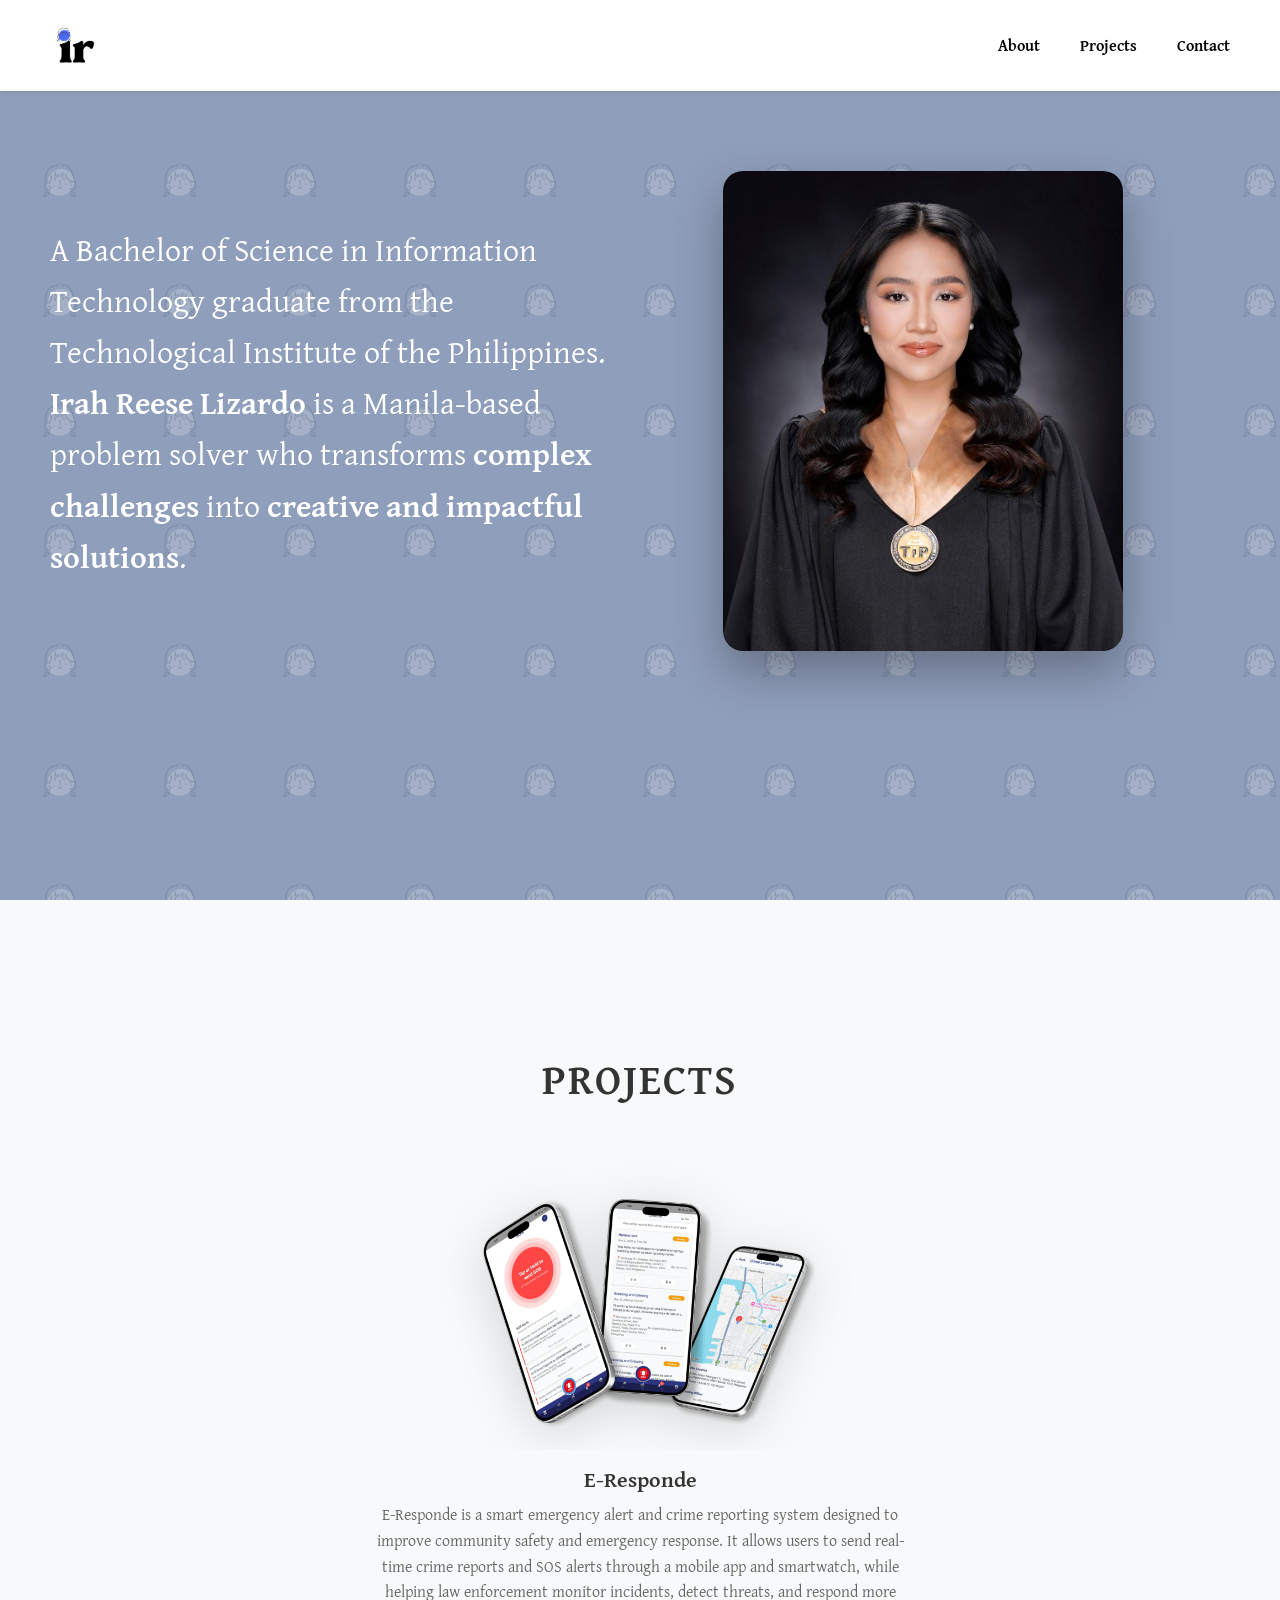
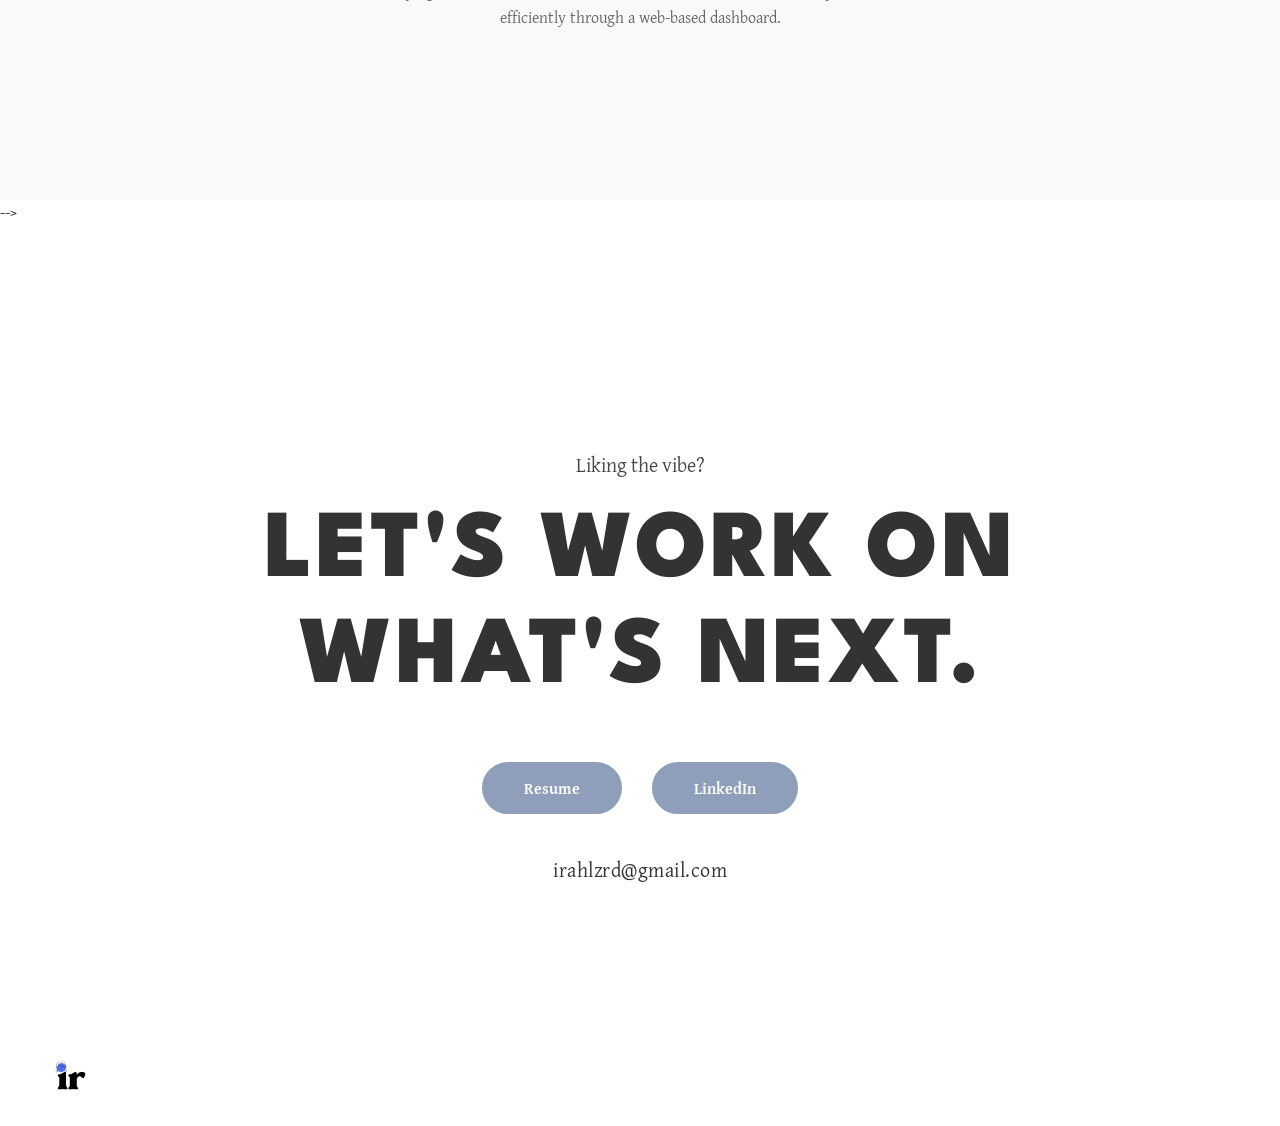
<file: index.html>
<!DOCTYPE html>
<html lang="en">
<head>
    <meta charset="UTF-8">
    <meta name="viewport" content="width=device-width, initial-scale=1.0">
    <title>Irah Reese Lizardo - E-Portfolio</title>
    <!-- Bootstrap CSS -->
    <link href="https://cdnjs.cloudflare.com/ajax/libs/bootstrap/5.3.0/css/bootstrap.min.css" rel="stylesheet">
    <!-- Gentium Plus Font -->
    <link href="https://fonts.googleapis.com/css2?family=Gentium+Plus:wght@400;700&display=swap" rel="stylesheet">
    <!-- League Spartan Font -->
    <link href="https://fonts.googleapis.com/css2?family=League+Spartan:wght@400;700;900&display=swap" rel="stylesheet">
    <link rel="stylesheet" href="styles.css">
</head>
<body>
    <!-- SECTION 1: HERO SECTION -->
    <section class="hero">
        <header class="header">
            <div class="logo"><img src="images/logo.png" alt="Logo"></div>
            <nav class="nav">
                <a href="#about">About</a>
                <a href="#projects">Projects</a>
                <a href="#contact">Contact</a>
            </nav>
        </header>

        <div class="hero-container">
            <div class="row w-100 align-items-center g-4">
                <div class="col-12 col-lg-6 hero-image d-flex justify-content-center order-1 order-lg-2">
                    <img src="images/TOGA.jpg" alt="Irah Reese Lizardo">
                </div>
                <div class="col-12 col-lg-6 hero-content order-2 order-lg-1">
                    <p class="hero-text">
                        A Bachelor of Science in Information Technology graduate from the Technological Institute of the Philippines. 
                        <strong>Irah Reese Lizardo</strong> is a Manila-based problem solver who transforms 
                        <strong>complex challenges</strong> into <strong>creative and impactful solutions</strong>.
                    </p>
                </div>
            </div>
        </div>
    </section>

    <!-- SECTION 2: PROJECTS SECTION -->
    <section class="projects" id="projects">
        <div class="container-fluid px-4 px-md-5">
            <h2 class="section-title mb-5">PROJECTS</h2>
            <div class="row justify-content-center g-4">
                <div class="col-12 col-lg-6 d-flex justify-content-center">
                    <a href="project1-detail.html" style="text-decoration: none; color: inherit; width: 100%;">
                        <div class="project-card">
                            <div class="project-mockup">
                                <div class="mockup-placeholder">
                                    <img src="images/Project1.png" alt="Project 1">
                                </div>
                            </div>
                            <h3>E-Responde</h3>
                            <p>E-Responde is a smart emergency alert and crime reporting system designed to improve community safety and emergency response. It allows users to send real-time crime reports and SOS alerts through a mobile app and smartwatch, while helping law enforcement monitor incidents, detect threats, and respond more efficiently through a web-based dashboard.</p>
                        </div>
                    </a>
                </div>

                <!-- 
                <div class="col-12 col-lg-6 d-flex justify-content-center">
                    <div class="project-card" style="width: 100%;">
                        <div class="project-mockup">
                            <div class="mockup-placeholder">
                                <img src="images/Project1.png" alt="Project 1">
                            </div>
                        </div>
                        <h3>PROJECT TITLE</h3>
                        <p>Project Brief Description</p>
                    </div>
                </div>
                -->
            </div>
        </div>
    </section>-->

    <!-- SECTION 3: CALL-TO-ACTION SECTION -->
    <section class="cta">
        <div class="cta-content">
            <p class="cta-question">Liking the vibe?</p>
            <h2 class="cta-title">LET'S WORK ON<br>WHAT'S NEXT.</h2>
            <div class="cta-buttons">
                <a href="Irah Reese Lizardo CV.pdf" class="btn btn-primary" download>Resume</a>
                <a href="https://www.linkedin.com/in/irah-reese-lizardo-a50145398" class="btn btn-primary" target="_blank">LinkedIn</a>
            </div>
            <p class="cta-email"><a href="mailto:irahlzrd@gmail.com" style="text-decoration: none; color: inherit;">irahlzrd@gmail.com</a></p>
        </div>
        <footer class="footer">
            <div class="footer-logo"><img src="images/logo.png" alt="Logo"></div>
        </footer>
    </section>

    <!-- Bootstrap JS -->
    <script src="https://cdnjs.cloudflare.com/ajax/libs/bootstrap/5.3.0/js/bootstrap.bundle.min.js"></script>

    <script>
        let lastScrollY = window.scrollY;

        window.addEventListener('scroll', () => {
            if (window.scrollY > lastScrollY && window.scrollY > 80) {
                document.querySelector('.header').classList.add('hidden');
            } else {
                document.querySelector('.header').classList.remove('hidden');
            }
            lastScrollY = window.scrollY;
        });
    </script>
</body>
</html>
</file>
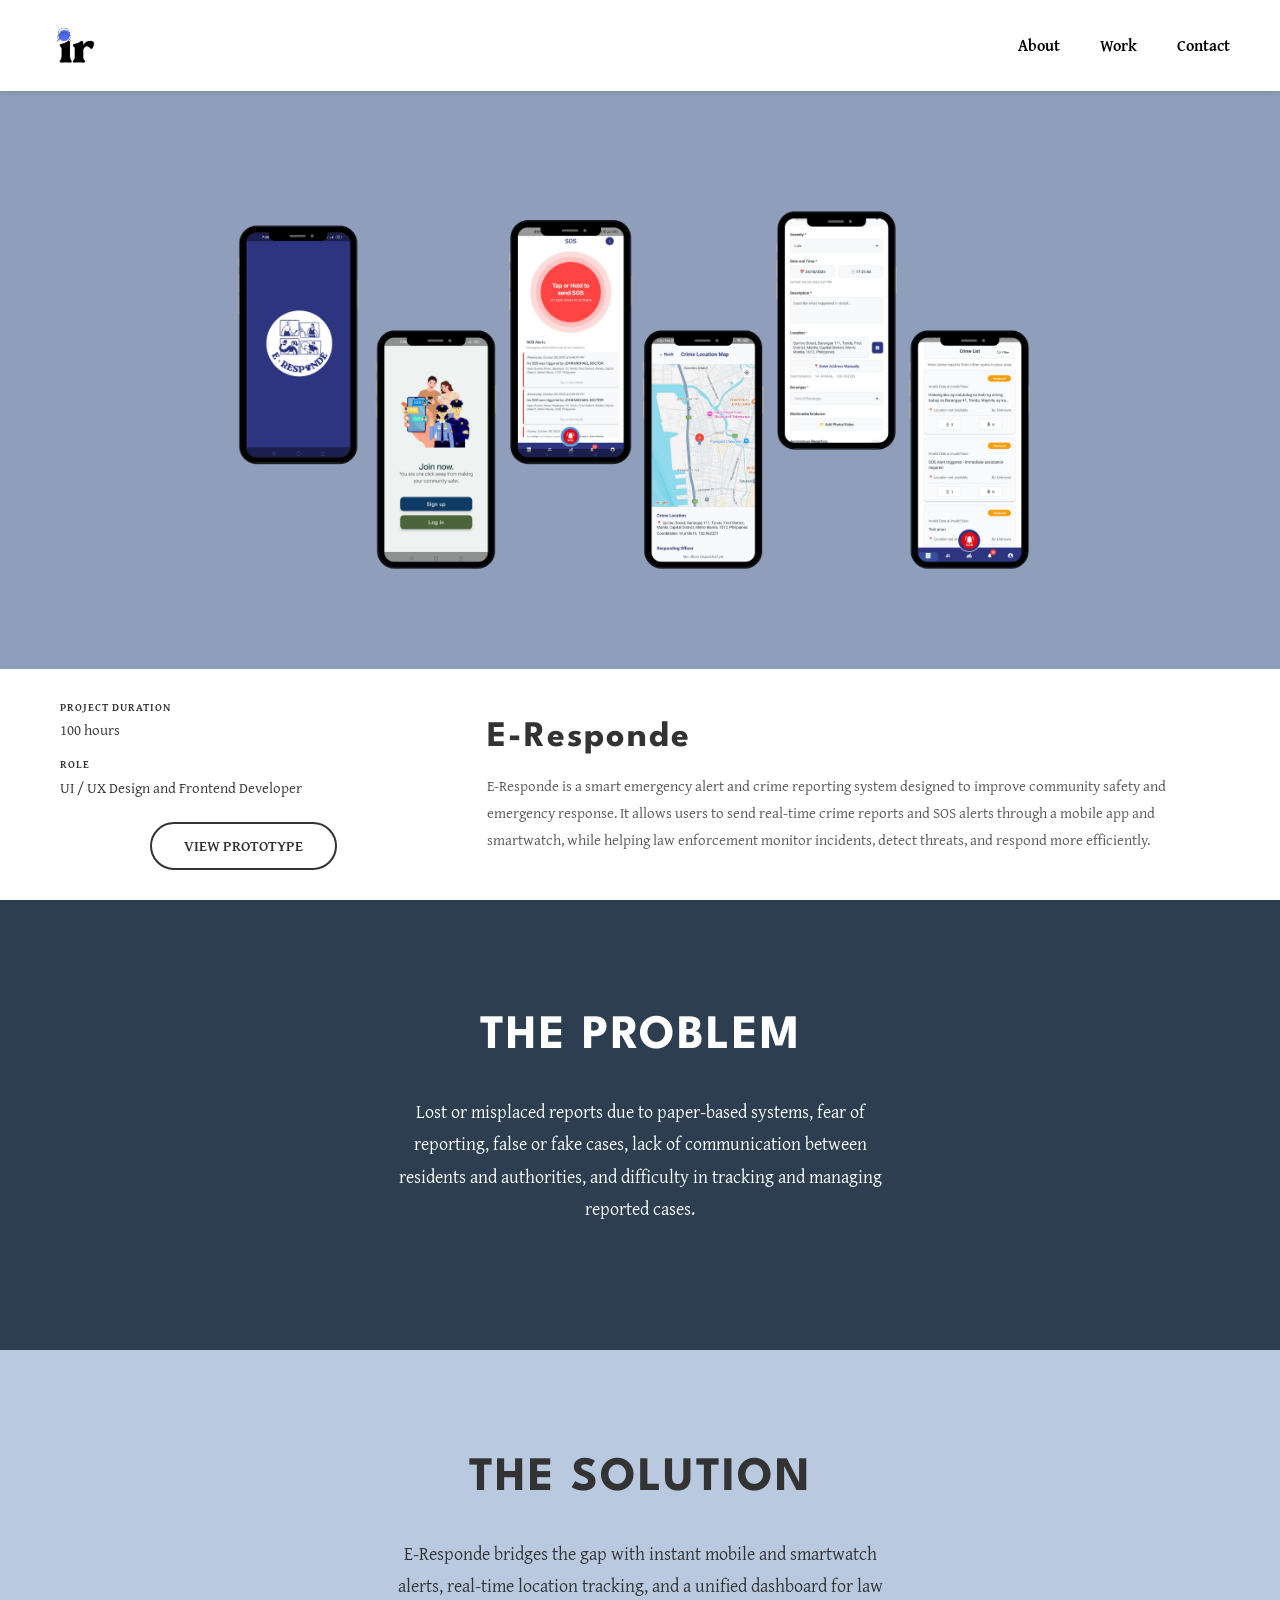
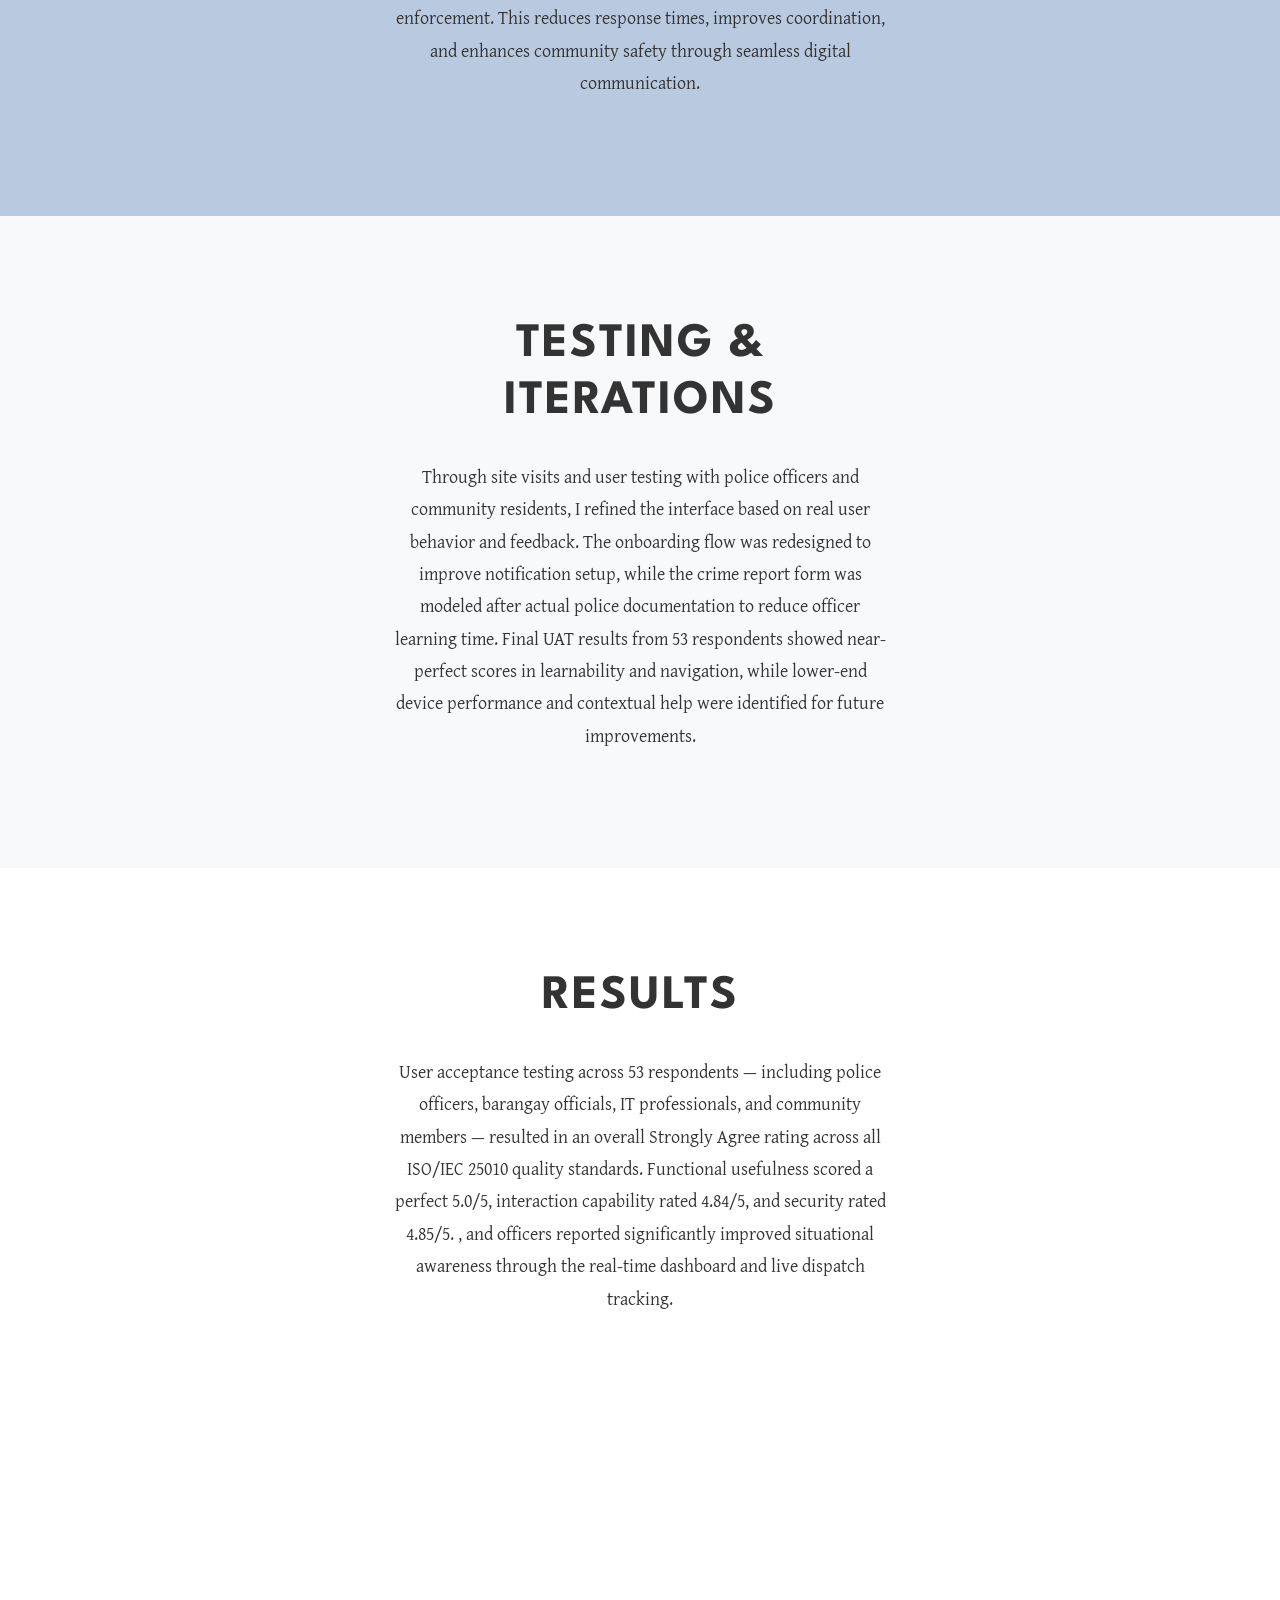
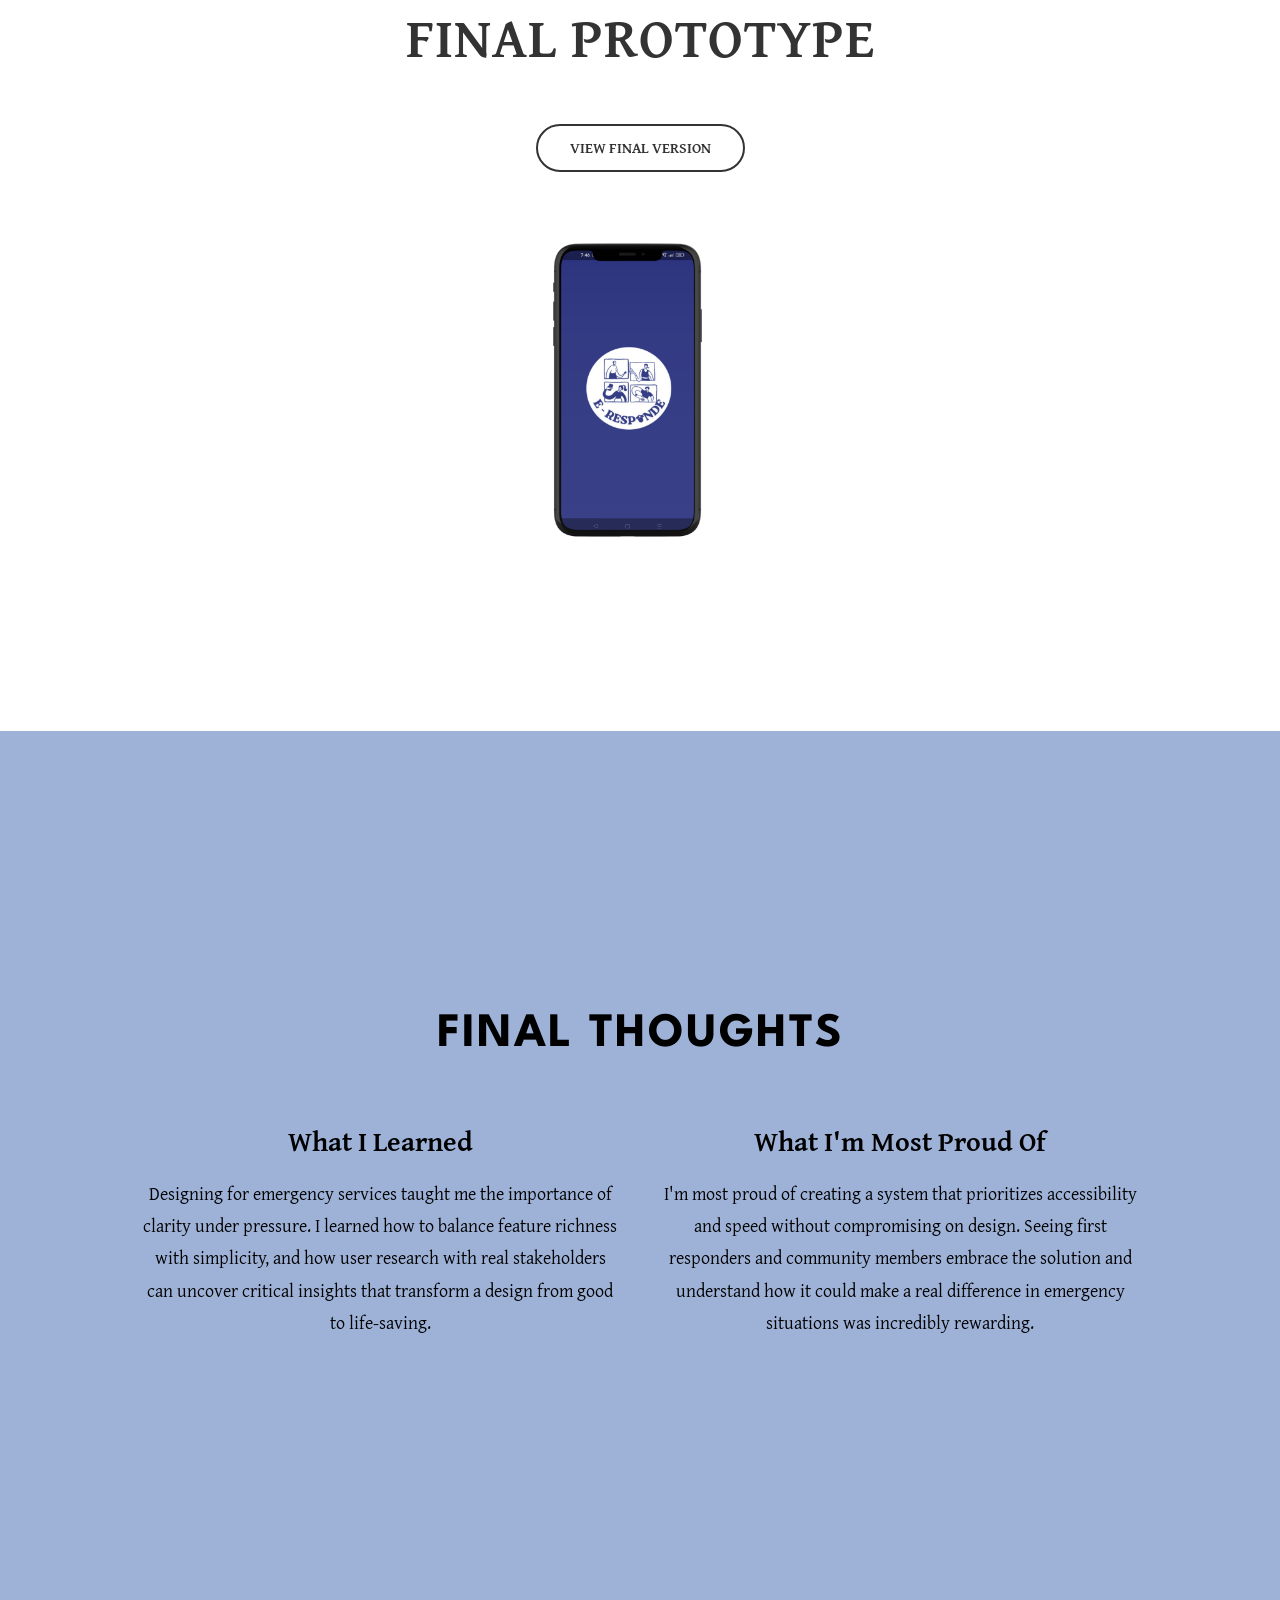
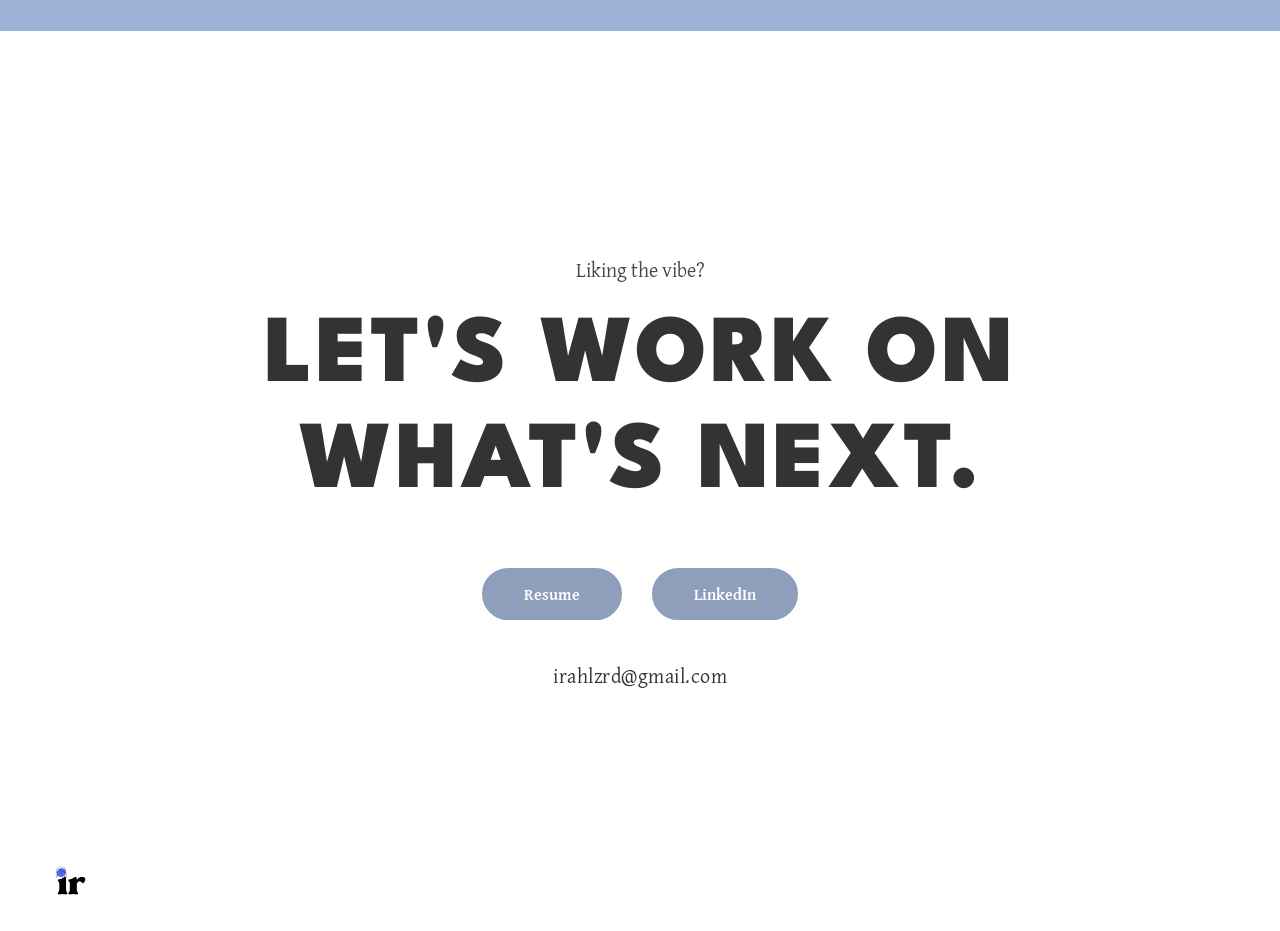
<file: project1-detail.html>
<!DOCTYPE html>
<html lang="en">
<head>
    <meta charset="UTF-8">
    <meta name="viewport" content="width=device-width, initial-scale=1.0">
    <title>E-Responde - Irah Reese Lizardo</title>
    <link href="https://cdnjs.cloudflare.com/ajax/libs/bootstrap/5.3.0/css/bootstrap.min.css" rel="stylesheet">
    <link href="https://fonts.googleapis.com/css2?family=Gentium+Plus:wght@400;700&display=swap" rel="stylesheet">
    <link href="https://fonts.googleapis.com/css2?family=League+Spartan:wght@400;700;900&display=swap" rel="stylesheet">
    <link rel="stylesheet" href="styles.css">
    <style>
        body {
            margin: 0;
            padding: 0;
        }

        /* SECTION 1 */
        .project-detail-hero {
            background: #8F9EBB;
            height: 100vh;
            display: flex;
            flex-direction: column;
            overflow: hidden;
        }

        .project-detail-hero .header {
            flex-shrink: 0;
        }

        .project-mockup-top {
            flex: 1;
            display: flex;
            align-items: center;
            justify-content: center;
            padding: 20px 50px 0;
            overflow: hidden;
        }

        .project-mockup-top img {
            max-height: 52vh;
            width: 100%;
            object-fit: contain;
        }

        .project-detail-info {
            background: white;
            display: grid;
            grid-template-columns: 1fr 2fr;
            gap: 60px;
            padding: 30px 60px;
            flex-shrink: 0;
        }

        .project-meta-section {
            display: flex;
            flex-direction: column;
            justify-content: center;
            gap: 16px;
        }

        .project-meta {
            display: flex;
            flex-direction: column;
            gap: 14px;
        }

        .meta-label {
            font-size: 11px;
            text-transform: uppercase;
            letter-spacing: 1px;
            font-weight: 600;
            color: #333;
            margin-bottom: 2px;
        }

        .meta-value {
            font-size: 15px;
            font-weight: 400;
            color: #333;
        }

        .view-prototype-btn {
            display: inline-block;
            padding: 10px 32px;
            background: transparent;
            color: #333;
            text-decoration: none;
            border-radius: 50px;
            font-weight: 600;
            font-size: 15px;
            transition: all 0.3s ease;
            border: 2px solid #333;
            cursor: pointer;
            align-self: center;
            margin-top: 6px;
        }

        .view-prototype-btn:hover {
            background: #333;
            color: white;
            transform: scale(1.05);
        }

        .project-text-section {
            display: flex;
            flex-direction: column;
            justify-content: center;
        }

        .project-text-section h1 {
            font-size: 36px;
            font-weight: 700;
            letter-spacing: 2px;
            font-family: 'League Spartan', sans-serif;
            color: #333;
            margin-bottom: 12px;
        }

        .project-description {
            font-size: 15px;
            line-height: 1.8;
            color: #555;
            font-weight: 300;
            margin: 0;
        }

        /* PROBLEM & SOLUTION */
        .problem-solution {
            display: flex;
            flex-direction: column;
        }

        .problem {
            background: #2C3E50;
            color: white;
            display: flex;
            align-items: center;
            justify-content: center;
            padding: 100px 50px;
            text-align: center;
            min-height: 50vh;
        }

        .problem-content, .solution-content {
            max-width: 500px;
        }

        .problem h2, .solution h2 {
            font-size: 48px;
            font-weight: 700;
            margin-bottom: 30px;
            letter-spacing: 2px;
            font-family: 'League Spartan', sans-serif;
        }

        .problem p, .solution p {
            font-size: 18px;
            line-height: 1.8;
            font-weight: 300;
        }

        .solution {
            background: #B8C9E0;
            color: #333;
            display: flex;
            align-items: center;
            justify-content: center;
            padding: 100px 50px;
            text-align: center;
            min-height: 50vh;
        }

        /* TESTING & RESULTS */
        .testing-results {
            display: flex;
            flex-direction: column;
        }

        .testing {
            background: #f8f9fa;
            color: #333;
            display: flex;
            align-items: center;
            justify-content: center;
            padding: 100px 50px;
            min-height: 50vh;
        }

        .testing-content, .results-content {
            max-width: 500px;
            text-align: center;
        }

        .testing h2, .results h2 {
            font-size: 48px;
            font-weight: 700;
            margin-bottom: 30px;
            letter-spacing: 2px;
            font-family: 'League Spartan', sans-serif;
        }

        .testing p, .results p {
            font-size: 18px;
            line-height: 1.8;
            font-weight: 300;
        }

        .results {
            background: #ffffff;
            color: #333;
            display: flex;
            align-items: center;
            justify-content: center;
            padding: 100px 50px;
            min-height: 50vh;
        }

        /* FINAL PROTOTYPE */
        .final-prototype {
            background: #ffffff;
            min-height: 100vh;
            display: flex;
            flex-direction: column;
            align-items: center;
            justify-content: center;
            padding: 60px 50px;
            color: #333;
            text-align: center;
            position: relative;
        }

        .prototype-content {
            max-width: 600px;
            position: relative;
            z-index: 1;
            display: flex;
            flex-direction: column;
            align-items: center;
        }

        .prototype-content h2 {
            font-size: 56px;
            font-weight: 700;
            margin-bottom: 24px;
            letter-spacing: 1px;
            font-family: 'Gentium Plus', serif;
            color: #333;
        }

        .prototype-image {
            max-width: 1000px;
            margin: 16px auto 0;
            display: flex;
            justify-content: center;
            position: relative;
            z-index: 1;
        }

        .prototype-image img {
            width: 100%;
            max-width: 900px;
            border-radius: 15px;
            box-shadow: none;
            transition: transform 0.3s ease;
        }

        .prototype-image img:hover {
            transform: translateY(-5px);
        }

        /* FINAL THOUGHTS */
        .final-thoughts {
            background: #9EB2D8;
            min-height: 100vh;
            display: flex;
            align-items: center;
            justify-content: center;
            padding: 100px 50px;
            color: #000000;
        }

        .thoughts-content {
            max-width: 1000px;
            text-align: center;
        }

        .thoughts-content h2 {
            font-size: 48px;
            font-weight: 700;
            margin-bottom: 60px;
            letter-spacing: 2px;
            font-family: 'League Spartan', sans-serif;
        }

        .thoughts-grid {
            display: grid;
            grid-template-columns: 1fr 1fr;
            gap: 40px;
        }

        .thought-item h3 {
            font-size: 28px;
            font-weight: 700;
            margin-bottom: 20px;
        }

        .thought-item p {
            font-size: 18px;
            line-height: 1.8;
            font-weight: 300;
            text-align: center;
        }

        /* RESPONSIVE */
        @media (max-width: 991px) {
            .project-detail-hero {
                height: auto;
                min-height: 100vh;
            }

            .project-mockup-top {
                padding: 20px 30px 0;
            }

            .project-mockup-top img {
                max-height: 40vh;
            }

            .project-detail-info {
                grid-template-columns: 1fr;
                gap: 24px;
                padding: 24px 30px;
            }

            .thoughts-grid {
                grid-template-columns: 1fr;
            }

            .problem h2, .solution h2,
            .testing h2, .results h2,
            .final-prototype h2,
            .thoughts-content h2 {
                font-size: 32px;
            }
        }

        @media (max-width: 768px) {
            .project-mockup-top {
                padding: 16px 20px 0;
            }

            .project-detail-info {
                padding: 20px;
            }

            .project-text-section h1 {
                font-size: 26px;
            }

            .problem, .solution, .testing, .results, .final-thoughts {
                padding: 60px 30px;
            }
        }
    </style>
</head>
<body>
    <!-- SECTION 1: PROJECT OVERVIEW -->
    <section class="project-detail-hero">
        <header class="header">
            <div class="logo"><img src="images/logo.png" alt="Logo"></div>
            <nav class="nav">
                <a href="index.html#about">About</a>
                <a href="index.html#projects">Work</a>
                <a href="index.html#contact">Contact</a>
            </nav>
        </header>

        <div class="project-mockup-top">
            <img src="images/final-prototype1.png" alt="Project Mockups">
        </div>

        <div class="project-detail-info">
            <div class="project-meta-section">
                <div class="project-meta">
                    <div class="meta-item">
                        <div class="meta-label">PROJECT DURATION</div>
                        <div class="meta-value">100 hours</div>
                    </div>
                    <div class="meta-item">
                        <div class="meta-label">ROLE</div>
                        <div class="meta-value">UI / UX Design and Frontend Developer</div>
                    </div>
                </div>
                <a href="https://www.figma.com/proto/xdVXzN1MNTLAnsJ8yLgo7w/E-Responde-Prototype?node-id=1-5&t=lMHOTdE9pqGj6t53-1&scaling=scale-down&content-scaling=fixed&page-id=0%3A1&starting-point-node-id=1%3A5" class="view-prototype-btn" target="_blank">VIEW PROTOTYPE</a>
            </div>

            <div class="project-text-section">
                <h1>E-Responde</h1>
                <p class="project-description">E-Responde is a smart emergency alert and crime reporting system designed to improve community safety and emergency response. It allows users to send real-time crime reports and SOS alerts through a mobile app and smartwatch, while helping law enforcement monitor incidents, detect threats, and respond more efficiently.</p>
            </div>
        </div>
    </section>

    <!-- SECTION 2 & 3: PROBLEM & SOLUTION -->
    <section class="problem-solution">
        <div class="problem">
            <div class="problem-content">
                <h2>THE PROBLEM</h2>
                <p>Lost or misplaced reports due to paper-based systems, fear of reporting, false or fake cases, lack of communication between residents and authorities, and difficulty in tracking and managing reported cases.</p>
            </div>
        </div>
        <div class="solution">
            <div class="solution-content">
                <h2>THE SOLUTION</h2>
                <p>E-Responde bridges the gap with instant mobile and smartwatch alerts, real-time location tracking, and a unified dashboard for law enforcement. This reduces response times, improves coordination, and enhances community safety through seamless digital communication.</p>
            </div>
        </div>
    </section>

    <!-- SECTION 4 & 5: TESTING & RESULTS -->
    <section class="testing-results">
        <div class="testing">
            <div class="testing-content">
                <h2>TESTING & ITERATIONS</h2>
                <p>Through site visits and user testing with police officers and community residents, I refined the interface based on real user behavior and feedback. The onboarding flow was redesigned to improve notification setup, while the crime report form was modeled after actual police documentation to reduce officer learning time. Final UAT results from 53 respondents showed near-perfect scores in learnability and navigation, while lower-end device performance and contextual help were identified for future improvements.</p>
            </div>
        </div>
        <div class="results">
            <div class="results-content">
                <h2>RESULTS</h2>
                <p>User acceptance testing across 53 respondents — including police officers, barangay officials, IT professionals, and community members — resulted in an overall Strongly Agree rating across all ISO/IEC 25010 quality standards. Functional usefulness scored a perfect 5.0/5, interaction capability rated 4.84/5, and security rated 4.85/5. , and officers reported significantly improved situational awareness through the real-time dashboard and live dispatch tracking.</p>
            </div>
        </div>
    </section>

    <!-- SECTION 6: FINAL PROTOTYPE -->
    <section class="final-prototype">
        <div class="prototype-content">
            <h2>FINAL PROTOTYPE</h2>
            <a href="https://www.figma.com/proto/xdVXzN1MNTLAnsJ8yLgo7w/E-Responde-Prototype?node-id=1-5&t=lMHOTdE9pqGj6t53-1&scaling=scale-down&content-scaling=fixed&page-id=0%3A1&starting-point-node-id=1%3A5" class="view-prototype-btn" target="_blank" style="margin-top: 30px;">VIEW FINAL VERSION</a>
            <div class="prototype-image" style="margin-top: 50px;">
                <img src="images/FinalPrototype.png" alt="Final Prototype">
            </div>
        </div>
    </section>

    <!-- SECTION 7: FINAL THOUGHTS -->
    <section class="final-thoughts">
        <div class="thoughts-content">
            <h2>FINAL THOUGHTS</h2>
            <div class="thoughts-grid">
                <div class="thought-item">
                    <h3>What I Learned</h3>
                    <p>Designing for emergency services taught me the importance of clarity under pressure. I learned how to balance feature richness with simplicity, and how user research with real stakeholders can uncover critical insights that transform a design from good to life-saving.</p>
                </div>
                <div class="thought-item">
                    <h3>What I'm Most Proud Of</h3>
                    <p>I'm most proud of creating a system that prioritizes accessibility and speed without compromising on design. Seeing first responders and community members embrace the solution and understand how it could make a real difference in emergency situations was incredibly rewarding.</p>
                </div>
            </div>
        </div>
    </section>

    <!-- SECTION 8: CALL-TO-ACTION -->
    <section class="cta">
        <div class="cta-content">
            <p class="cta-question">Liking the vibe?</p>
            <h2 class="cta-title">LET'S WORK ON<br>WHAT'S NEXT.</h2>
            <div class="cta-buttons">
                <a href="resume.pdf" class="btn btn-primary" download>Resume</a>
                <a href="https://www.linkedin.com/in/irah-reese-lizardo-a50145398" class="btn btn-primary" target="_blank">LinkedIn</a>
            </div>
            <p class="cta-email"><a href="mailto:irahlzrd@gmail.com" style="text-decoration: none; color: inherit;">irahlzrd@gmail.com</a></p>
        </div>
        <footer class="footer">
            <div class="footer-logo"><img src="images/logo.png" alt="Logo"></div>
        </footer>
    </section>

    <script src="https://cdnjs.cloudflare.com/ajax/libs/bootstrap/5.3.0/js/bootstrap.bundle.min.js"></script>
    <script>
        let lastScrollY = window.scrollY;
        window.addEventListener('scroll', () => {
            if (window.scrollY > lastScrollY && window.scrollY > 80) {
                document.querySelector('.header').classList.add('hidden');
            } else {
                document.querySelector('.header').classList.remove('hidden');
            }
            lastScrollY = window.scrollY;
        });
    </script>
</body>
</html>
</file>
<file: styles.css>
/* GENERAL STYLES */
* {
    margin: 0;
    padding: 0;
    box-sizing: border-box;
}

html {
    scroll-behavior: smooth;
}

body {
    font-family: 'Gentium Plus', serif;
    color: #333;
    line-height: 1.6;
}

.header {
    display: flex;
    justify-content: space-between;
    align-items: center;
    padding: 20px 50px;
    background-color: #ffffff;
    box-shadow: 0 2px 4px rgba(0, 0, 0, 0.1);
    position: sticky;
    top: 0;
    z-index: 10;
    transition: transform 0.3s ease;
}

.header.hidden {
    transform: translateY(-100%);
}

.logo {
    font-size: 28px;
    font-weight: bold;
    color: #2563eb;
    text-transform: lowercase;
}

.logo img {
    height: 50px;
    width: auto;
    object-fit: contain;
}

.nav {
    display: flex;
    gap: 40px;
}

.nav a {
    text-decoration: none;
    color: #000;
    font-size: 16px;
    font-weight: 700;
    transition: color 0.3s ease;
}

.nav a:hover {
    color: #2563eb;
}

/* SECTION 1: HERO SECTION */
.hero {
    background: #8F9EBB;
    min-height: 100vh;
    display: flex;
    flex-direction: column;
    position: relative;
    overflow: hidden;
}

.hero::before {
    content: '';
    position: absolute;
    top: 0;
    left: 0;
    right: 0;
    bottom: 0;
    background-image: url('images/small.png');
    background-repeat: repeat;
    background-size: 120px 120px;
    opacity: 0.2;
    pointer-events: none;
}

.hero-container {
    padding: 80px 50px;
    position: relative;
    z-index: 1;
}

.hero-content {
    flex: 1;
}

.hero-text {
    font-size: 32px;
    color: white;
    line-height: 1.6;
    font-weight: 300;
}

.hero-text strong {
    font-weight: 600;
    color: white;
}

.hero-image {
    display: flex;
    justify-content: center;
}

.hero-image img {
    width: 100%;
    max-width: 400px;
    height: auto;
    border-radius: 20px;
    box-shadow: 0 20px 50px rgba(0, 0, 0, 0.3);
    object-fit: cover;
}

@media (max-width: 991px) {
    .hero-image img {
        max-width: 300px;
    }
}

@media (max-width: 768px) {
    .hero-image img {
        max-width: 250px;
    }
}

/* SECTION 2: PROJECTS SECTION */
.projects {
    padding: 40px 50px;
    background-color: #f8f9fa;
    min-height: 100vh;
    display: flex;
    flex-direction: column;
    justify-content: center;
}

.section-title {
    text-align: center;
    font-size: 42px;
    font-weight: 600;
    margin-bottom: 30px;
    color: #333;
    letter-spacing: 2px;
}

.projects-container {
    display: grid;
    grid-template-columns: 1fr 1fr;
    gap: 40px;
    max-width: 1400px;
    margin: 0 auto;
    align-items: start;
}

.project-card {
    text-align: center;
    cursor: pointer;
    width: 100%;
}

.project-card:hover {
    transform: none;
    box-shadow: none;
}

.project-mockup {
    margin-bottom: 16px;
    display: flex;
    justify-content: center;
    align-items: center;
}

.project-card:hover .project-mockup {
    transform: none;
}

.mockup-placeholder {
    width: 100%;
    height: auto;
    background: transparent;
    border-radius: 15px;
    display: flex;
    align-items: center;
    justify-content: center;
    overflow: hidden;
    cursor: pointer;
    transition: transform 0.3s ease;
}

.mockup-placeholder:hover {
    transform: translateY(-10px);
}

.mockup-placeholder img {
    width: 100%;
    height: auto;
    max-height: 55vh;
    object-fit: contain;
    border-radius: 15px;
    filter: drop-shadow(0 10px 25px rgba(0, 0, 0, 0.15));
    transition: filter 0.3s ease;
}

.mockup-placeholder:hover img {
    filter: drop-shadow(0 20px 40px rgba(0, 0, 0, 0.25));
}

.project-card h3 {
    font-size: 22px;
    color: #333;
    margin-bottom: 10px;
    margin-top: 0;
    font-weight: 600;
}

.project-card p {
    font-size: 16px;
    color: #666;
    font-weight: 300;
}

/* SECTION 3: CALL-TO-ACTION SECTION */
.cta {
    background: #ffffff;
    min-height: 100vh;
    display: flex;
    flex-direction: column;
    justify-content: center;
    align-items: center;
    padding: 100px 50px;
    position: relative;
    overflow: hidden;
    color: #333;
}

.cta::before {
    content: '';
    display: none;
}

.cta-content {
    text-align: center;
    position: relative;
    z-index: 1;
}

.cta-question {
    font-size: 20px;
    font-weight: 300;
    margin-bottom: 20px;
    opacity: 0.9;
}

.cta-title {
    font-size: 96px;
    font-weight: 900;
    line-height: 1.1;
    margin-bottom: 50px;
    text-transform: uppercase;
    letter-spacing: 3px;
    font-family: 'League Spartan', sans-serif;
}

.cta-buttons {
    display: flex;
    gap: 30px;
    justify-content: center;
    margin-bottom: 40px;
}

.btn {
    padding: 12px 40px;
    font-size: 16px;
    font-weight: 600;
    border-radius: 50px;
    text-decoration: none;
    transition: all 0.3s ease;
    border: 2px solid #8F9EBB;
    cursor: pointer;
}

.btn-primary {
    background-color: #8F9EBB;
    color: white;
}

.btn-primary:hover {
    background-color: #7a8aaa;
    color: white;
    transform: scale(1.05);
}

.cta-email {
    font-size: 20px;
    font-weight: 300;
    letter-spacing: 0.5px;
}

.cta-email a {
    transition: all 0.3s ease;
    cursor: pointer;
}

.cta-email a:hover {
    text-decoration: underline;
    opacity: 0.8;
}

/* FOOTER */
.footer {
    position: absolute;
    bottom: 30px;
    left: 50px;
    z-index: 10;
}

.footer-logo {
    font-size: 24px;
    font-weight: bold;
    color: #2563eb;
    text-transform: lowercase;
}

.footer-logo img {
    height: 40px;
    width: auto;
    object-fit: contain;
}

/* RESPONSIVE DESIGN */
@media (max-width: 1024px) {
    .hero-text {
        font-size: 26px;
    }

    .header {
        padding: 20px 40px;
    }

    .projects {
        padding: 40px;
    }

    .cta {
        padding: 80px 40px;
    }

    .cta-title {
        font-size: 48px;
    }

    .mockup-placeholder img {
        max-height: 45vh;
    }
}

@media (max-width: 768px) {
    .header {
        padding: 15px 20px;
    }

    .nav {
        gap: 20px;
    }

    .nav a {
        font-size: 14px;
    }

    .hero-text {
        font-size: 18px;
        line-height: 1.5;
    }

    .hero-container {
        padding: 40px 20px;
    }

    .section-title {
        font-size: 32px;
        margin-bottom: 30px;
    }

    .projects {
        padding: 40px 20px;
        min-height: auto;
    }

    .cta-title {
        font-size: 36px;
        letter-spacing: 2px;
    }

    .cta {
        padding: 60px 20px;
    }

    .cta-buttons {
        flex-direction: column;
        gap: 15px;
    }

    .btn {
        width: 100%;
    }

    .mockup-placeholder img {
        max-height: 35vh;
    }

    .footer {
        left: 20px;
        bottom: 20px;
    }
}

@media (max-width: 480px) {
    .header {
        padding: 12px 15px;
    }

    .logo img {
        height: 40px;
    }

    .nav {
        gap: 15px;
        flex-wrap: wrap;
    }

    .nav a {
        font-size: 12px;
    }

    .hero-text {
        font-size: 16px;
        line-height: 1.4;
    }

    .hero-container {
        padding: 30px 15px;
    }

    .section-title {
        font-size: 24px;
        margin-bottom: 24px;
    }

    .projects {
        padding: 30px 15px;
    }

    .cta-title {
        font-size: 28px;
        letter-spacing: 1px;
        line-height: 1.1;
    }

    .cta-question {
        font-size: 16px;
    }

    .cta-email {
        font-size: 16px;
    }

    .cta {
        padding: 50px 15px;
    }

    .btn {
        padding: 10px 20px;
        font-size: 14px;
    }

    .project-card h3 {
        font-size: 18px;
    }

    .project-card p {
        font-size: 14px;
    }
}
</file>
